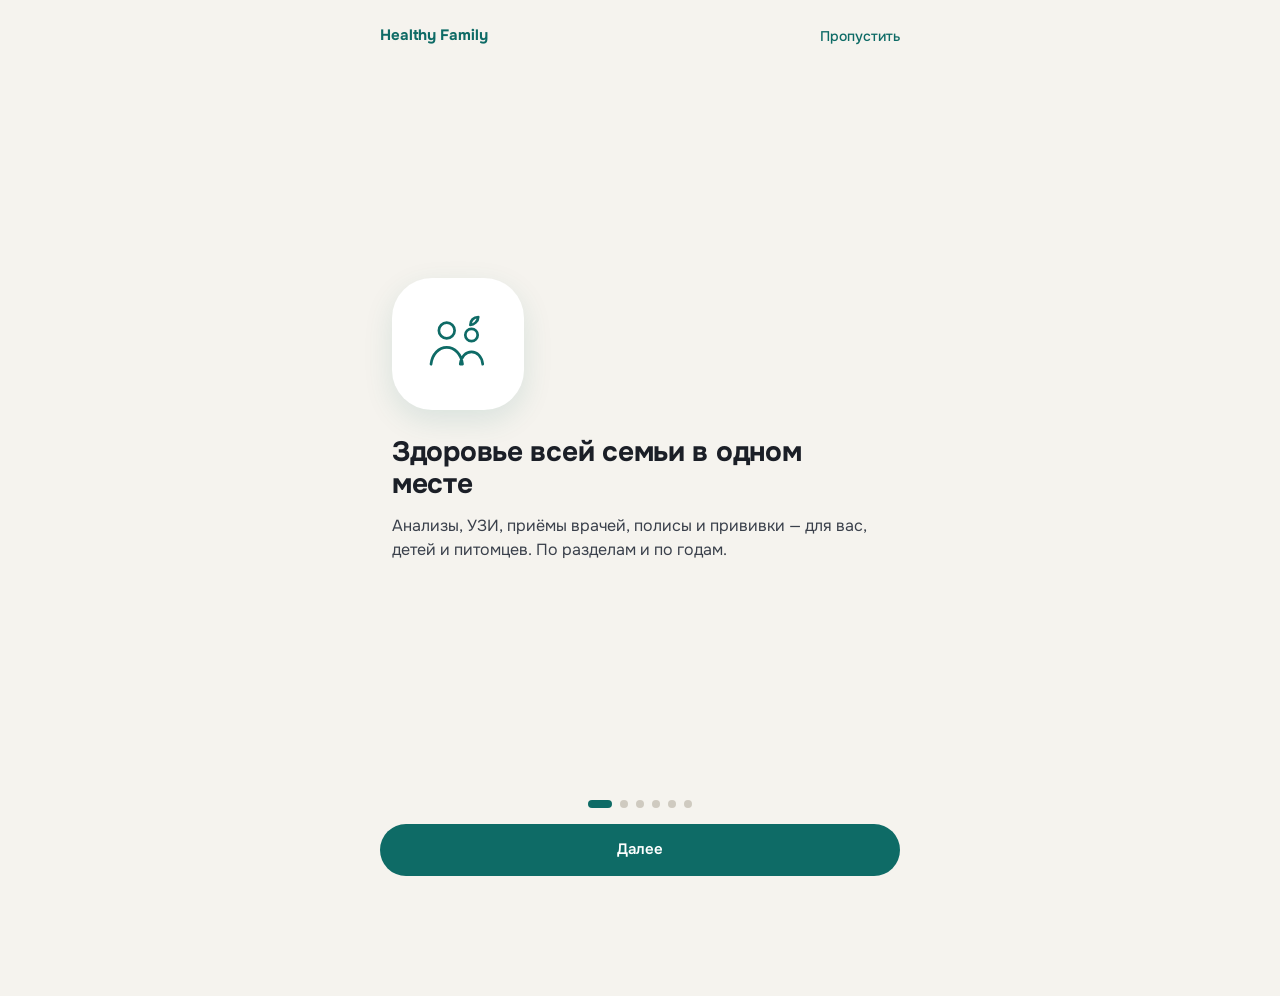
<file: healthy-family-site/index.html>
<!doctype html>
<html lang="ru">
<head>
<meta charset="utf-8">
<meta name="viewport" content="width=device-width, initial-scale=1, viewport-fit=cover">
<meta name="theme-color" content="#F5F3EE">
<meta name="robots" content="noindex, nofollow">
<title>Healthy Family</title>
<link rel="manifest" href="manifest.webmanifest">
<link rel="icon" href="icon.svg" type="image/svg+xml">
<link rel="apple-touch-icon" href="icon-192.png">
<link rel="stylesheet" href="styles.css">
</head>
<body>
<main id="app" aria-live="polite"></main>
<div id="toast" role="status"></div>
<script src="config.js"></script>
<script src="dexie.min.js"></script>
<script src="db.js"></script>
<script src="metrics.js"></script>
<script src="extract.js"></script>
<script src="anamnesis.js"></script>
<script src="mailbox.js"></script>
<script src="iddocs.js"></script>
<script src="care.js"></script>
<script src="health.js"></script>
<script src="backup.js"></script>
<script src="anon.js"></script>
<script src="ocr.js"></script>
<script src="plan.js"></script>
<script src="legal.js"></script>
<script src="info.js"></script>
<script src="visit.js"></script>
<script src="rx.js"></script>
<script src="dupes.js"></script>
<script src="rerun.js"></script>
<script src="timeline.js"></script>
<script src="upload.js"></script>
<script src="app.js"></script>
</body>
</html>
</file>
<file: healthy-family-site/styles.css>
@font-face{font-family:Onest;font-weight:400;font-display:swap;src:url(onest-cyrillic-400-normal.woff2) format("woff2");unicode-range:U+0400-045F,U+0490-0491,U+04B0-04B1,U+2116}
@font-face{font-family:Onest;font-weight:500;font-display:swap;src:url(onest-cyrillic-500-normal.woff2) format("woff2");unicode-range:U+0400-045F,U+0490-0491,U+04B0-04B1,U+2116}
@font-face{font-family:Onest;font-weight:600;font-display:swap;src:url(onest-cyrillic-600-normal.woff2) format("woff2");unicode-range:U+0400-045F,U+0490-0491,U+04B0-04B1,U+2116}
@font-face{font-family:Onest;font-weight:700;font-display:swap;src:url(onest-cyrillic-700-normal.woff2) format("woff2");unicode-range:U+0400-045F,U+0490-0491,U+04B0-04B1,U+2116}
@font-face{font-family:Onest;font-weight:400;font-display:swap;src:url(onest-latin-400-normal.woff2) format("woff2");unicode-range:U+0000-00FF,U+2000-206F,U+20AC,U+2122}
@font-face{font-family:Onest;font-weight:500;font-display:swap;src:url(onest-latin-500-normal.woff2) format("woff2");unicode-range:U+0000-00FF,U+2000-206F,U+20AC,U+2122}
@font-face{font-family:Onest;font-weight:600;font-display:swap;src:url(onest-latin-600-normal.woff2) format("woff2");unicode-range:U+0000-00FF,U+2000-206F,U+20AC,U+2122}
@font-face{font-family:Onest;font-weight:700;font-display:swap;src:url(onest-latin-700-normal.woff2) format("woff2");unicode-range:U+0000-00FF,U+2000-206F,U+20AC,U+2122}

:root{
  --ground:#F5F3EE; --surface:#FFFFFF; --ink:#1B1F27; --muted:#5B6270; --line:#E4E1DA; --soft:#EFECE6;
  --accent:#0E6B66; --accent-soft:#E6F0EF;
  --low:#2457A6; --low-soft:#E3EBF7;
  --high:#A9470C; --high-soft:#FBEADF;
  --ok:#2E7D5B; --ok-soft:#E8F2EC;
  --radius:20px;
  box-sizing:border-box;
  padding-top:env(safe-area-inset-top,0px);
}
*,*::before,*::after{box-sizing:inherit}
html{scroll-padding-top:env(safe-area-inset-top,0px)}
body{margin:0;background:var(--ground);color:var(--ink);font:15px/1.45 Onest,"Segoe UI",system-ui,sans-serif;-webkit-tap-highlight-color:transparent}
main{max-width:560px;margin:0 auto;padding:0 0 calc(96px + env(safe-area-inset-bottom,0px))}
h1{font-size:26px;line-height:1.15;margin:0;font-weight:700;letter-spacing:-.01em}
h2{font-size:16px;margin:0;font-weight:600}
a{color:var(--accent)}
button,input,select,textarea{font:inherit;color:inherit}
:focus-visible{outline:2px solid var(--accent);outline-offset:2px}

.top{padding:24px 20px 8px;display:flex;align-items:center;gap:8px}
.top .grow{flex:1}
.sub{color:var(--muted);font-size:13px}
.back{width:44px;height:44px;display:flex;align-items:center;justify-content:center;color:var(--ink);margin-left:-12px;text-decoration:none;font-size:22px}
.pad{padding:0 20px}
.stack{display:flex;flex-direction:column;gap:14px}
.card{background:var(--surface);border-radius:var(--radius);padding:16px;display:flex;flex-direction:column;gap:12px}
.row{display:flex;align-items:center;gap:12px}
.row .grow{flex:1;min-width:0}
.between{display:flex;justify-content:space-between;align-items:baseline;gap:8px}
.empty{color:var(--muted);font-size:14px}

.chips{display:flex;gap:8px;overflow-x:auto;padding:8px 20px 12px;scrollbar-width:none}
.chip{display:flex;align-items:center;gap:8px;min-height:44px;padding:0 14px 0 4px;border-radius:22px;border:none;background:var(--surface);cursor:pointer;white-space:nowrap;text-decoration:none;color:var(--ink);font-size:14px;font-weight:500}
.chip .av{width:36px;height:36px;border-radius:18px;background:var(--accent-soft);color:var(--accent);display:flex;align-items:center;justify-content:center;font-weight:700}
.chip.on{background:var(--accent);color:#fff}
.chip.on .av{background:rgba(255,255,255,.22);color:#fff}
.chip.add{padding:0 16px;border:1.5px dashed #9AA0AA;background:transparent;color:var(--muted)}
.pill{display:inline-flex;align-items:center;min-height:36px;padding:0 14px;border-radius:18px;border:1px solid #D9D5CC;background:var(--surface);cursor:pointer;font-size:13px}
.pill.on{background:var(--ink);color:#fff;border-color:var(--ink)}

.btn{display:flex;align-items:center;justify-content:center;gap:8px;min-height:52px;padding:0 20px;border-radius:26px;border:none;background:var(--accent);color:#fff;font-weight:600;font-size:15px;cursor:pointer;text-decoration:none}
.btn.ghost{background:var(--surface);color:var(--ink);border:1px solid #D9D5CC}
.btn.danger{background:var(--surface);color:var(--high);border:1px solid #E7C3AD}
.btn:disabled{opacity:.55;cursor:default}
.linkbtn{border:none;background:none;color:var(--accent);font-weight:500;cursor:pointer;padding:6px 0;font-size:14px}
.fab{position:fixed;right:max(20px,calc(50% - 260px));bottom:calc(92px + env(safe-area-inset-bottom,0px));min-height:52px;padding:0 20px;border-radius:26px;background:var(--accent);color:#fff;display:flex;align-items:center;gap:8px;text-decoration:none;font-weight:600;box-shadow:0 6px 18px rgba(14,107,102,.28);z-index:5}

.badge{width:32px;height:32px;border-radius:10px;display:flex;align-items:center;justify-content:center;font-weight:700;flex:none}
.low .badge,.badge.low{background:var(--low-soft);color:var(--low)}
.high .badge,.badge.high{background:var(--high-soft);color:var(--high)}
.tag{display:inline-block;font-size:12px;font-weight:600;padding:3px 10px;border-radius:10px}
.tag.low{background:var(--low-soft);color:var(--low)}
.tag.high{background:var(--high-soft);color:var(--high)}
.tag.normal{background:var(--ok-soft);color:var(--ok)}
.tag.kind{background:var(--accent-soft);color:var(--accent);border-radius:7px;font-size:11px;font-weight:700;padding:3px 8px}
.val{font-weight:700;font-variant-numeric:tabular-nums}
.val.low{color:var(--low)}.val.high{color:var(--high)}.val.normal{color:var(--ok)}

.metric{display:flex;flex-direction:column;gap:8px;padding:13px 0;border-bottom:1px solid var(--soft);text-decoration:none;color:var(--ink)}
.metric:last-child{border-bottom:none}
.bar{position:relative;flex:1;height:6px;border-radius:3px;background:var(--soft)}
.bar .band{position:absolute;left:25%;width:50%;top:0;bottom:0;border-radius:3px;background:#CFE3DA}
.bar .dot{position:absolute;top:-4px;width:14px;height:14px;border-radius:7px;border:2px solid #fff;margin-left:-7px}
.ref{font-size:11px;color:var(--muted);min-width:70px;text-align:right}

.grid2{display:grid;grid-template-columns:repeat(2,minmax(0,1fr));gap:8px}
.tile{background:var(--surface);border-radius:16px;padding:12px;min-height:72px;display:flex;flex-direction:column;gap:3px;text-decoration:none;color:var(--ink)}
.tile .dotc{width:10px;height:10px;border-radius:5px;flex:none}

.tl{display:flex;gap:12px}
.tl .rail{display:flex;flex-direction:column;align-items:center;width:12px}
.tl .rail i{width:10px;height:10px;border-radius:5px;background:var(--accent);margin-top:18px}
.tl .rail b{flex:1;width:2px;background:#E4DCD4}
.tl a{flex:1;margin:6px 0;background:var(--surface);border-radius:16px;padding:12px 14px;display:flex;flex-direction:column;gap:4px;text-decoration:none;color:var(--ink)}

label.f{display:flex;flex-direction:column;gap:4px;font-size:12px;color:var(--muted)}
label.f.warn{color:var(--high);font-weight:600}
.in{min-height:44px;border-radius:12px;border:1px solid #D9D5CC;padding:0 12px;font-size:15px;background:#fff;width:100%}
textarea.in{padding:10px 12px;min-height:90px;resize:vertical}
label.f.warn .in{border:1.5px solid #D9883F;background:#FFF7F1;font-weight:400;color:var(--ink)}
.drop{border:1.5px dashed #9AA0AA;border-radius:20px;padding:18px;display:flex;align-items:center;gap:14px;background:#FBFAF7;cursor:pointer}
.drop input{position:absolute;opacity:0;width:1px;height:1px}
.files li{font-size:14px}
.rtable{display:flex;flex-direction:column;gap:10px}
.rrow{display:grid;grid-template-columns:minmax(0,2.2fr) minmax(0,1fr) minmax(0,1fr) 44px;gap:6px;align-items:center}
.rrow .in{min-height:40px;font-size:14px;padding:0 8px}
.rrow .x{width:40px;height:40px;border:none;background:var(--soft);border-radius:10px;cursor:pointer}
.rrow .meta{grid-column:1/-1;display:flex;gap:6px;align-items:center;font-size:12px;color:var(--muted)}
.rrow .meta .in{max-width:90px}
.seg{display:flex;background:#E9E6DF;border-radius:14px;padding:4px}
.seg button{flex:1;min-height:38px;border:none;border-radius:10px;background:transparent;cursor:pointer;font-size:13px;color:#3A404B}
.seg button.on{background:#fff;font-weight:600;color:var(--ink)}
.progress{font-size:14px;color:var(--muted)}
.prose{white-space:pre-wrap;font-size:14px;line-height:1.55}

nav.bottom{position:fixed;left:0;right:0;bottom:0;background:#fff;border-top:1px solid var(--line);display:flex;justify-content:space-around;padding:8px 0 calc(8px + env(safe-area-inset-bottom,0px));z-index:6}
nav.bottom a{display:flex;flex-direction:column;align-items:center;gap:3px;font-size:11px;text-decoration:none;color:var(--muted);min-width:64px;min-height:44px}
nav.bottom a.on{color:var(--accent);font-weight:600}
nav.bottom svg{width:22px;height:22px}

#toast{position:fixed;left:50%;bottom:calc(100px + env(safe-area-inset-bottom,0px));transform:translateX(-50%);background:var(--ink);color:#fff;padding:10px 16px;border-radius:12px;font-size:14px;opacity:0;pointer-events:none;transition:opacity .2s;max-width:90vw;z-index:9}
#toast.show{opacity:1}
@media (prefers-reduced-motion:reduce){#toast{transition:none}}

/* анамнез и автоподстановка */
.ac{position:absolute;left:0;right:0;top:100%;margin-top:4px;background:#fff;border:1px solid #D9D5CC;border-radius:14px;box-shadow:0 10px 28px rgba(27,31,39,.12);z-index:20;max-height:340px;overflow-y:auto;color:var(--ink)}
.ac-item{display:flex;gap:10px;align-items:flex-start;width:100%;text-align:left;border:none;background:none;padding:10px 12px;min-height:44px;font-size:14px;line-height:1.35;cursor:pointer;border-bottom:1px solid var(--soft)}
.ac-item:hover,.ac-item.on{background:var(--accent-soft)}
.ac-code{flex:none;min-width:52px;text-align:center;font-size:12px;font-weight:700;color:var(--accent);background:var(--accent-soft);border-radius:6px;padding:2px 6px;font-variant-numeric:tabular-nums}
.ac-hint{color:var(--muted);font-size:12px}
.ac-note{padding:12px;font-size:14px;color:var(--muted)}
.ac-foot{display:flex;flex-direction:column;align-items:flex-start;padding:4px 12px 8px}
a.hist{text-decoration:none;color:var(--ink);min-height:40px;font-size:14px;gap:10px}
a.hist .sub{font-size:13px}

/* документы */
a.doccard{text-decoration:none;color:var(--ink);gap:8px}
.docthumb{width:56px;height:40px;border-radius:8px;object-fit:cover;flex:none}
.docicon{background:var(--accent-soft);color:var(--accent);display:flex;align-items:center;justify-content:center;font-weight:700}
.docimg{width:100%;border-radius:16px;display:block;background:#fff}
.present{position:fixed;inset:0;background:#14171D;color:#fff;z-index:30;display:flex;flex-direction:column;gap:16px;padding:calc(24px + env(safe-area-inset-top,0px)) 20px calc(24px + env(safe-area-inset-bottom,0px));overflow:auto}
.present .presnum{font-size:32px;font-weight:700;letter-spacing:.06em;font-variant-numeric:tabular-nums;word-break:break-all}
.present img{width:100%;border-radius:12px}

/* v0.6: всплывающие формы */
.sheet{position:fixed;inset:0;background:rgba(20,23,29,.45);z-index:40;display:flex;align-items:flex-end;justify-content:center;padding:12px}
.sheet-card{width:100%;max-width:520px;max-height:90vh;overflow:auto;margin-bottom:env(safe-area-inset-bottom,0px)}
/* календари */
.calgrid{display:grid;grid-template-columns:repeat(7,minmax(0,1fr));gap:2px;text-align:center;margin-top:8px}
.calgrid .dow{font-size:11px;color:var(--muted);padding:4px 0}
.calday{display:flex;flex-direction:column;align-items:center;justify-content:center;gap:2px;min-height:44px;border-radius:12px;text-decoration:none;color:var(--ink);font-size:15px;font-weight:500;border:none;background:none;cursor:pointer;font-family:inherit}
.calday.today{box-shadow:inset 0 0 0 2px var(--accent)}
.calday.sel{background:var(--accent);color:#fff}
.calday .dots{display:flex;gap:2px;height:6px}
.calday .dots i{width:6px;height:6px;border-radius:3px}
.cy-period{background:#E7A6C2;color:#5E1838}
.cy-pred{background:#F6DCE7}
.cy-fert{background:#DDEFE5}
.cy-ovu{background:#9FD3B7;color:#14482E}
i.lg{display:inline-block;width:12px;height:12px;border-radius:4px;vertical-align:-2px;margin-right:4px}
/* пыльца */
.pgrid{display:grid;grid-template-columns:minmax(90px,1.6fr) repeat(12,minmax(0,1fr));gap:3px;align-items:center;font-size:12px}
.pgrid .pm{text-align:center;color:var(--muted)}
.pgrid .pm.now{color:var(--accent);font-weight:700}
.pgrid .pn{font-size:12px;line-height:1.2}
.pgrid .pn.mine{font-weight:700;color:var(--high)}
.pc{height:18px;border-radius:4px;background:var(--soft)}
.pc.l1{background:#F4E3B5}.pc.l2{background:#E8B860}.pc.l3{background:#C9781F}
.pc.now{outline:2px solid var(--accent);outline-offset:-1px}
/* экстренная карта */
.emergency{position:fixed;inset:0;background:#14171D;color:#fff;z-index:30;display:flex;flex-direction:column;gap:14px;padding:calc(20px + env(safe-area-inset-top,0px)) 20px calc(24px + env(safe-area-inset-bottom,0px));overflow:auto}
.em-l{font-size:12px;letter-spacing:.06em;color:#AEB4BF}
.em-v{font-size:18px;line-height:1.4;margin-top:2px}
.em-row{border-top:1px solid #2A2F38;padding-top:10px}
.em-close{color:#fff;text-decoration:none;font-size:22px;width:44px;height:44px;display:flex;align-items:center;justify-content:center}
/* сводка для врача */
.summary{background:#fff;margin:16px;border-radius:16px;padding:20px;font-size:14px;line-height:1.5}
.summary h1{font-size:22px}
.summary h2{font-size:15px;margin:16px 0 6px;border-bottom:1px solid var(--line);padding-bottom:4px}
.summary ul{margin:0;padding-left:18px}
.summary table{width:100%;border-collapse:collapse;font-size:13px}
.summary th,.summary td{border-bottom:1px solid var(--soft);padding:5px 4px;text-align:left;vertical-align:top}
.summary tr.low td:nth-child(2){color:var(--low)}.summary tr.high td:nth-child(2){color:var(--high)}
nav.bottom a{min-width:56px}
@media print{
  body{background:#fff}
  .noprint,nav.bottom,#toast,.fab{display:none!important}
  main{padding:0;max-width:none}
  .summary{margin:0;padding:0;border-radius:0}
}
/* лоток страниц: миниатюры по порядку, как в «Наизусть» */
.tray-row{display:flex;gap:10px;overflow-x:auto;padding:4px 2px 6px;min-height:104px;align-items:flex-start;scroll-snap-type:x proximity}
.tthumb{position:relative;flex:0 0 74px;width:74px;height:98px;border-radius:10px;overflow:hidden;background:var(--soft);border:1px solid var(--line);padding:0;cursor:pointer;scroll-snap-align:end;display:flex;align-items:center;justify-content:center}
.tthumb img{width:100%;height:100%;object-fit:cover;display:block}
.tthumb .text{display:flex;flex-direction:column;align-items:center;gap:2px;font-weight:700;font-size:13px;color:var(--muted)}
.tthumb .text small{font-weight:500;font-size:11px}
.tnum{position:absolute;left:5px;bottom:5px;min-width:20px;height:20px;padding:0 5px;border-radius:10px;background:rgba(27,31,39,.78);color:#fff;font-size:11px;font-weight:700;display:flex;align-items:center;justify-content:center}
.tdel{position:absolute;right:3px;top:3px;width:26px;height:26px;border-radius:13px;border:none;background:rgba(27,31,39,.72);color:#fff;font-size:16px;line-height:1;cursor:pointer}
.topen{position:absolute;right:5px;top:5px;width:20px;height:20px;border-radius:10px;background:rgba(255,255,255,.9);color:var(--accent);font-size:12px;font-weight:700;display:flex;align-items:center;justify-content:center}
.pbar{height:6px;border-radius:3px;background:var(--soft);overflow:hidden}
.pbar i{display:block;height:100%;width:0;background:var(--accent);border-radius:3px;transition:width .3s}
[hidden]{display:none!important}

/* источники загрузки: три кнопки в ряд */
.srcrow{display:grid;grid-template-columns:repeat(3,minmax(0,1fr));gap:8px}
.srcrow .btn{flex-direction:column;gap:4px;min-height:64px;padding:8px 4px;border-radius:16px;font-size:14px}

/* Плюс */
.plus-badge{display:inline-flex;align-items:center;height:22px;padding:0 9px;border-radius:11px;background:linear-gradient(135deg,#0E6B66,#3E9C7A);color:#fff;font-size:11.5px;font-weight:700;letter-spacing:.02em;white-space:nowrap}
.plus-teaser{display:flex;align-items:center;gap:10px;padding:12px 14px;border-radius:14px;background:var(--accent-soft);color:var(--ink);text-decoration:none;font-size:14px;font-weight:500}
.plus-teaser span:nth-child(2){flex:1}
.plus-card{text-decoration:none;color:inherit;border:1px solid #CFE2DF}
.plus-list{gap:14px}
.plus-list b{font-size:15px}
.check{display:flex;gap:10px;align-items:flex-start;font-size:14px;line-height:1.4;cursor:pointer}
.check input{width:20px;height:20px;margin:1px 0 0;flex:none;accent-color:var(--accent)}
.anon-demo{display:grid;grid-template-columns:1fr 1fr;gap:8px}
.anon-demo>div{background:var(--soft);border-radius:12px;padding:10px}
.anon-demo p{margin:4px 0 0;font-size:12.5px;line-height:1.45}
.anon-demo>div:last-child{background:var(--accent-soft)}
details.sent{background:var(--soft);border-radius:12px;padding:10px 12px}
details.sent summary{cursor:pointer;font-size:13.5px;font-weight:600;color:var(--accent)}
details.sent pre{white-space:pre-wrap;font:12px/1.45 ui-monospace,Menlo,monospace;margin:8px 0 0;max-height:280px;overflow:auto}

/* обучение при первом входе */
.tour{min-height:100vh;min-height:100dvh;display:flex;flex-direction:column;background:var(--ground)}
.tour-top{display:flex;justify-content:space-between;align-items:center;padding:20px 20px 0}
.tour-brand{font-weight:700;font-size:15px;color:var(--accent)}
.tour-track{flex:1;display:flex;overflow-x:auto;scroll-snap-type:x mandatory;scrollbar-width:none;-webkit-overflow-scrolling:touch}
.tour-track::-webkit-scrollbar{display:none}
.tour-slide{flex:0 0 100%;scroll-snap-align:center;display:flex;flex-direction:column;justify-content:center;padding:24px 32px;gap:14px}
.tour-art{width:132px;height:132px;border-radius:40px;background:var(--surface);color:var(--accent);display:flex;align-items:center;justify-content:center;box-shadow:0 10px 30px rgba(14,107,102,.12);margin-bottom:12px}
.tour-art svg{width:72px;height:72px}
.tour-slide h1{font-size:28px}
.tour-slide p{margin:0;font-size:16px;color:#3A404B;line-height:1.5}
.tour-foot{padding:12px 20px calc(24px + env(safe-area-inset-bottom,0px));display:flex;flex-direction:column;gap:16px}
.tour-dots{display:flex;gap:8px;justify-content:center}
.tour-dots button{width:8px;height:8px;border-radius:4px;border:none;background:#CFCAC0;padding:0;cursor:pointer;transition:width .2s}
.tour-dots button.on{width:24px;background:var(--accent)}

/* вопросы и документы */
.faq-h{font-size:13px;text-transform:uppercase;letter-spacing:.06em;color:var(--muted);margin:6px 4px 0}
.faq{gap:0;padding:4px 16px}
.faq details{border-bottom:1px solid var(--soft)}
.faq details:last-child{border-bottom:none}
.faq summary{list-style:none;cursor:pointer;padding:14px 24px 14px 0;font-weight:500;position:relative}
.faq summary::-webkit-details-marker{display:none}
.faq summary::after{content:"+";position:absolute;right:0;top:12px;font-size:20px;color:var(--muted)}
.faq details[open] summary::after{content:"–"}
.faq p{margin:0 0 14px;color:#3A404B;font-size:14.5px}
.doclink{text-decoration:none;color:var(--ink);align-items:center;min-height:40px}
.legal{font-size:14.5px;line-height:1.55;gap:6px}
.legal h3{font-size:15px;margin:14px 0 2px}
.legal p,.legal ul{margin:0 0 6px}
.legal ul{padding-left:20px}

/* медкарта, приём по полочкам, рецепты */
.pill.medcard{display:inline-flex;align-items:center;gap:6px;text-decoration:none;color:var(--accent);border-color:#CFE2DF;background:var(--accent-soft);font-weight:600}
.rxrow{display:flex;flex-direction:column;gap:6px;padding:10px;border-radius:14px;background:var(--soft)}
.rxrow .in{background:var(--surface)}
.visit{gap:14px}
.vblock .vh{font-size:12.5px;text-transform:uppercase;letter-spacing:.05em;color:var(--muted);font-weight:600;margin-bottom:4px}
.vblock p{margin:0;line-height:1.5}
.vblock ul{margin:0;padding-left:20px;line-height:1.5}
.vrx{display:flex;align-items:center;gap:8px;padding:8px 0;border-top:1px solid var(--soft)}
.vrx:first-of-type{border-top:none}
.visit details p{margin:6px 0 0;font-size:14px}
.vrx .pill{white-space:nowrap;flex:none}

/* записи по датам */
.chips{display:flex;gap:6px;overflow-x:auto;scrollbar-width:none;padding-bottom:2px}
.chips::-webkit-scrollbar{display:none}
.chips .pill{flex:none}
.dl-year{display:flex;flex-direction:column;gap:6px}
.dl-year>summary{list-style:none;display:flex;justify-content:space-between;align-items:baseline;cursor:pointer;padding:6px 2px;font-size:22px;font-weight:700}
.dl-year>summary::-webkit-details-marker{display:none}
.dl-year>summary span:first-child::after{content:" ▾";font-size:14px;color:var(--muted)}
.dl-year:not([open])>summary span:first-child::after{content:" ▸"}
.dl-month{font-size:13px;text-transform:uppercase;letter-spacing:.05em;color:var(--muted);font-weight:600;margin:6px 4px 2px}
.dl-row{display:flex;gap:12px;align-items:center;padding:10px 0;border-top:1px solid var(--soft);text-decoration:none;color:inherit}
.dl-row:first-child{border-top:none}
.dl-day{width:30px;flex:none;text-align:center;font-weight:700;font-size:18px;color:var(--accent)}
.dl-title{display:block;font-weight:500}
.dl-secs{display:flex;flex-wrap:wrap;gap:4px 10px;margin-top:3px;font-size:12px;color:var(--muted)}
.dl-secs i{display:inline-block;width:7px;height:7px;border-radius:4px;margin-right:4px;vertical-align:1px}
.dl-row .tag{white-space:nowrap;flex:none}
</file>
